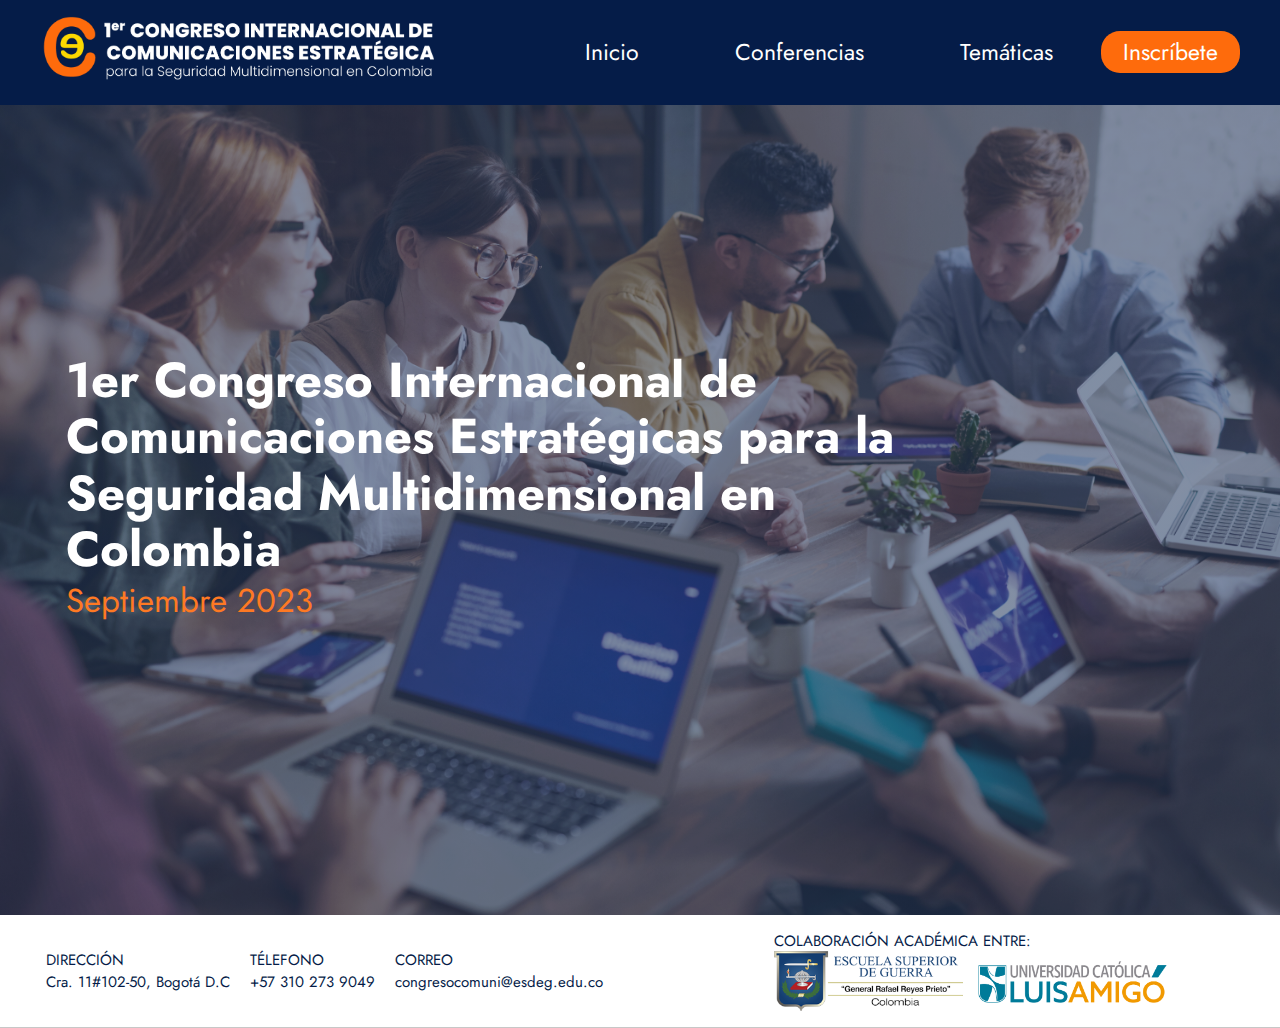
<file: index.html>
<!DOCTYPE html>
<html lang="en">

<head>
    <meta charset="UTF-8">
    <meta http-equiv="X-UA-Compatible" content="IE=edge">
    <meta name="viewport" content="width=device-width, initial-scale=1.0">
    <link rel="preconnect" href="https://fonts.googleapis.com">
    <link rel="preconnect" href="https://fonts.gstatic.com" crossorigin>
    <link href="https://fonts.googleapis.com/css2?family=Jost:ital,wght@0,400;0,800;1,500;1,700;1,800&display=swap" rel="stylesheet">
    <link rel="stylesheet" href="./stylefooter.css">
    <link rel="stylesheet" href="./styleNav.css">
    <link rel="stylesheet" href="./styles.css">
    <title>Document</title>
</head>

<body>
    <nav>
        <div class="navbar-left">
            <div class="img-header">
                <img src="./Imagenes/logo1.png" alt="">
            </div>
        </div>
        <div class="navbar-right ref-header inactive-menu-desktop">
            <a href="./index.html">Inicio</a>
            <a href="./Conferencias/index.html">Conferencias</a>
            <a href="./Tematica/index.html">Temáticas</a>
            <button id="button" onclick="redirectHomeSubscribe()">Inscríbete</button>
        </div>
        <div class="image-menu-mobile inactive">
            <img onclick="(e) =>toggleDesktopMenu(e)" src="./Imagenes/menu.png" alt="">
        </div>
        <div id="menu-mobile" class="desktop-menu inactive">
            <a href="./index.html">Inicio</a>
            <a href="./Conferencias/index.html">Conferencias</a>
            <a href="./Tematica/index.html">Temáticas</a>
            <button onclick="redirectHomeSubscribe()">Inscríbete</button>
        </div>
    </nav>
    <section class="section-home">
        <div class="container-text--home">
            <p>
                1er Congreso Internacional de Comunicaciones Estratégicas para
                la Seguridad Multidimensional en Colombia
            </p>
            <span>Septiembre 2023</span>
        </div>
    </section>

    <footer>
        <div class="foter-container-left">
            <ul>
                <li>
                    <p>DIRECCIÓN</p>
                    <p>Cra. 11#102-50, Bogotá D.C</p>
                </li>
                <li>
                    <p>TÉLEFONO</p>
                    <p>+57 310 273 9049</p>
                </li>
                <li>
                    <p>CORREO</p>
                    <p>congresocomuni@esdeg.edu.co</p>
                </li>
            </ul>
        </div>
        <div class="foter-container-right footer-tablet">
            <p style="font-size: 15px;">COLABORACIÓN ACADÉMICA ENTRE:</p>
            <ul>
                <li class="navbar-shopping-cart--footer">
                    <div class="images-footer">
                        <img src="./Imagenes/logo2.png" alt="" width="189px" height="62px">
                        <img class= "img-footer-2" src="./Imagenes/logo3.png" alt="" width="189px" height="62px" style="margin-right: 94px">
                    </div>
                </li>
            </ul>
        </div>

    </footer>
    <script src="./scriptNav.js"></script>
</body>

</html>
</file>
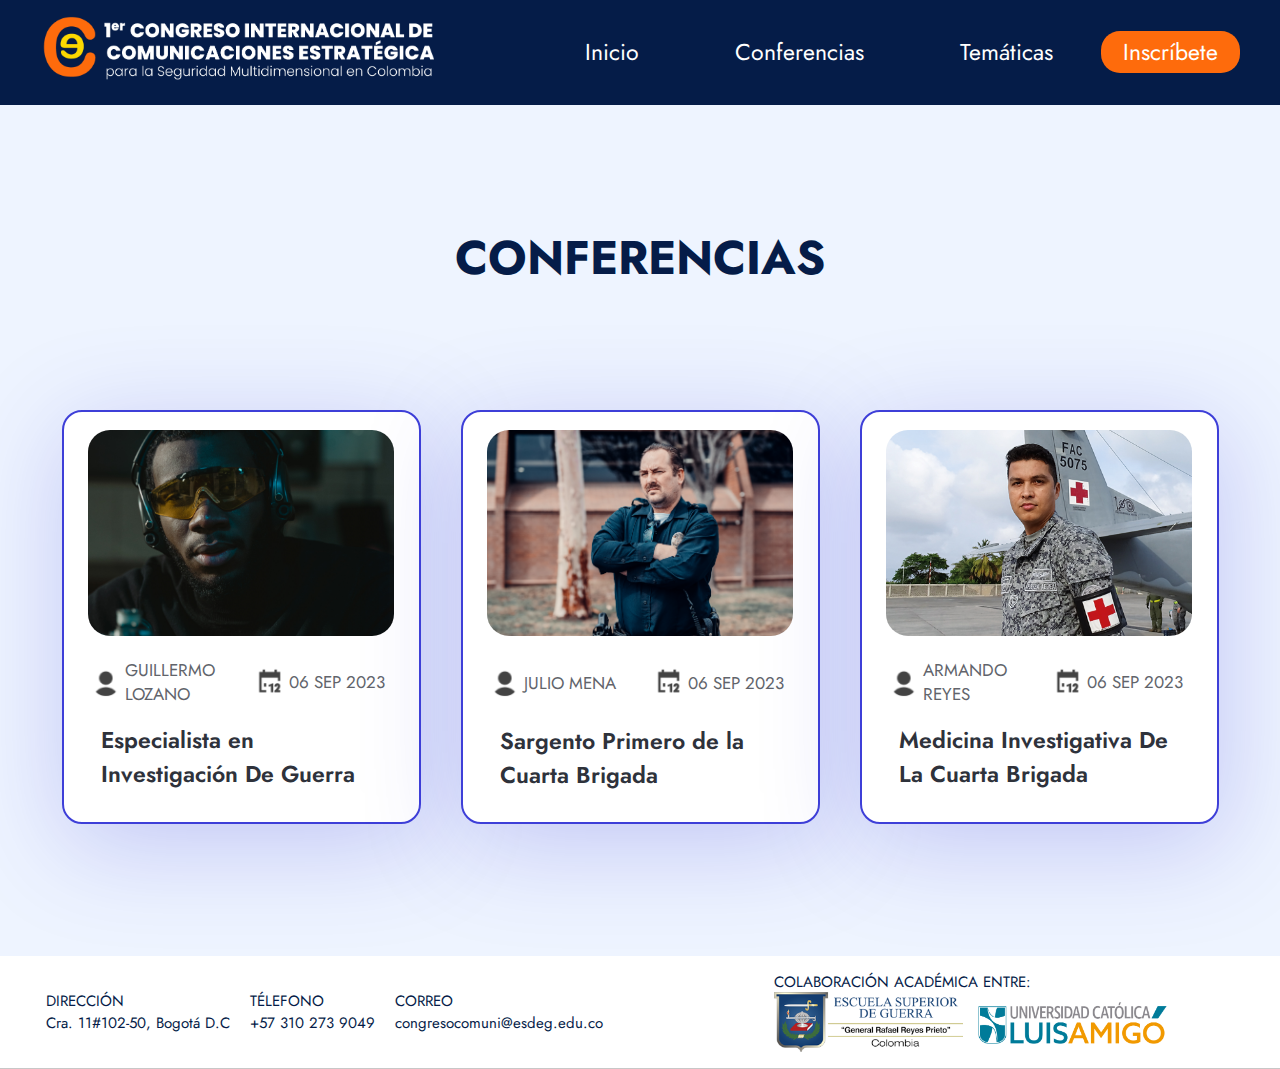
<file: Conferencias/index.html>
<!DOCTYPE html>
<html lang="en">

<head>
    <meta charset="UTF-8">
    <meta http-equiv="X-UA-Compatible" content="IE=edge">
    <meta name="viewport" content="width=device-width, initial-scale=1.0">
    <link rel="preconnect" href="https://fonts.googleapis.com">
    <link rel="preconnect" href="https://fonts.gstatic.com" crossorigin>
    <link href="https://fonts.googleapis.com/css2?family=Jost:ital,wght@0,400;0,800;1,500;1,700;1,800&display=swap"
        rel="stylesheet">
    <link rel="stylesheet" href="../stylefooter.css">
    <link rel="stylesheet" href="../styleNav.css">
    <link rel="stylesheet" href="./styles.css">
    <title>Conferencias</title>
</head>

<body>
    <nav>
        <div class="navbar-left">
            <div class="img-header">
                <img src="../Imagenes/logo1.png" alt="">
            </div>
        </div>
        <div class="navbar-right ref-header inactive-menu-desktop">
            <a href="../index.html">Inicio</a>
            <a href="../Conferencias/index.html">Conferencias</a>
            <a href="../Tematica/index.html">Temáticas</a>
            <button id="button" onclick="redirect()">Inscríbete</button>
        </div>
        <div class="image-menu-mobile inactive">
            <img onclick="(e) =>toggleDesktopMenu(e)" src="../Imagenes/menu.png" alt="">
        </div>
        <div id="menu-mobile" class="desktop-menu inactive">
            <a href="../index.html">Inicio</a>
            <a href="../Conferencias/index.html">Conferencias</a>
            <a href="../Tematica/index.html">Temáticas</a>
            <button onclick="redirect()">Inscríbete</button>
        </div>
    </nav>

    <section class="section-conferencia">
        <h1>CONFERENCIAS</h1>
        <div class="cards-container">
            <div class="card">
                <img class="image-card" src="../Imagenes/conferencia1.jpg" alt="">
                <div class="card-mask">
                    <div>
                        <img src="../Imagenes/Mask Group.png" alt="">
                        <p>GUILLERMO LOZANO</p> 
                    </div>
                    <div>
                        <img src="../Imagenes/2012.png" alt="">
                        <p style="inline-size: 97px;">06 SEP 2023</p>
                    </div>
                </div>
                <p class="p-card--information">Especialista en Investigación De Guerra</p>
            </div>
            <div class="card">
                <img class="image-card" src="../Imagenes/conferencia2.jpg" alt="" width="100px" height="100px">
                <div class="card-mask">
                    <div>
                        <img src="../Imagenes/Mask Group.png" alt="">
                        <p>JULIO MENA</p>
                    </div>
                    <div style="min-height: 59px;">
                        <img src="../Imagenes/2012.png" alt="">
                        <p style="inline-size: 97px;">06 SEP 2023</p>
                    </div>
                </div>
                <p class="p-card--information">Sargento Primero de la Cuarta  Brigada </p>
            </div>
            <div class="card">
                <img class="image-card" src="../Imagenes/conferencia3.jpg" alt="" width="100px" height="100px">
                <div class="card-mask">
                    <div>
                        <img src="../Imagenes/Mask Group.png" alt="">
                        <p>ARMANDO REYES</p>
                    </div>
                    <div>
                        <img src="../Imagenes/2012.png" alt="">
                        <p style="inline-size: 97px;">06 SEP 2023</p>
                    </div>
                </div>
                <p class="p-card--information">Medicina Investigativa De La Cuarta Brigada</p>
            </div>
        </div>


    </section>

    <footer>
        <div class="foter-container-left">
            <ul>
                <li>
                    <p>DIRECCIÓN</p>
                    <p>Cra. 11#102-50, Bogotá D.C</p>
                </li>
                <li>
                    <p>TÉLEFONO</p>
                    <p>+57 310 273 9049</p>
                </li>
                <li>
                    <p>CORREO</p>
                    <p>congresocomuni@esdeg.edu.co</p>
                </li>
            </ul>
        </div>
        <div class="foter-container-right footer-tablet">
            <p style="font-size: 15px;">COLABORACIÓN ACADÉMICA ENTRE:</p>
            <ul>
                <li class="navbar-shopping-cart--footer">
                    <div class="images-footer">
                        <img src="../Imagenes/logo2.png" alt="" width="189px" height="62px">
                        <img  class= "img-footer-2" src="../Imagenes/logo3.png" alt=""  width="189px" height="62px" style="margin-right: 94px">
                    </div>
                </li>
            </ul>
        </div>

    </footer>
    <script src="../scriptNav.js"></script>
</body>

</html>
</file>
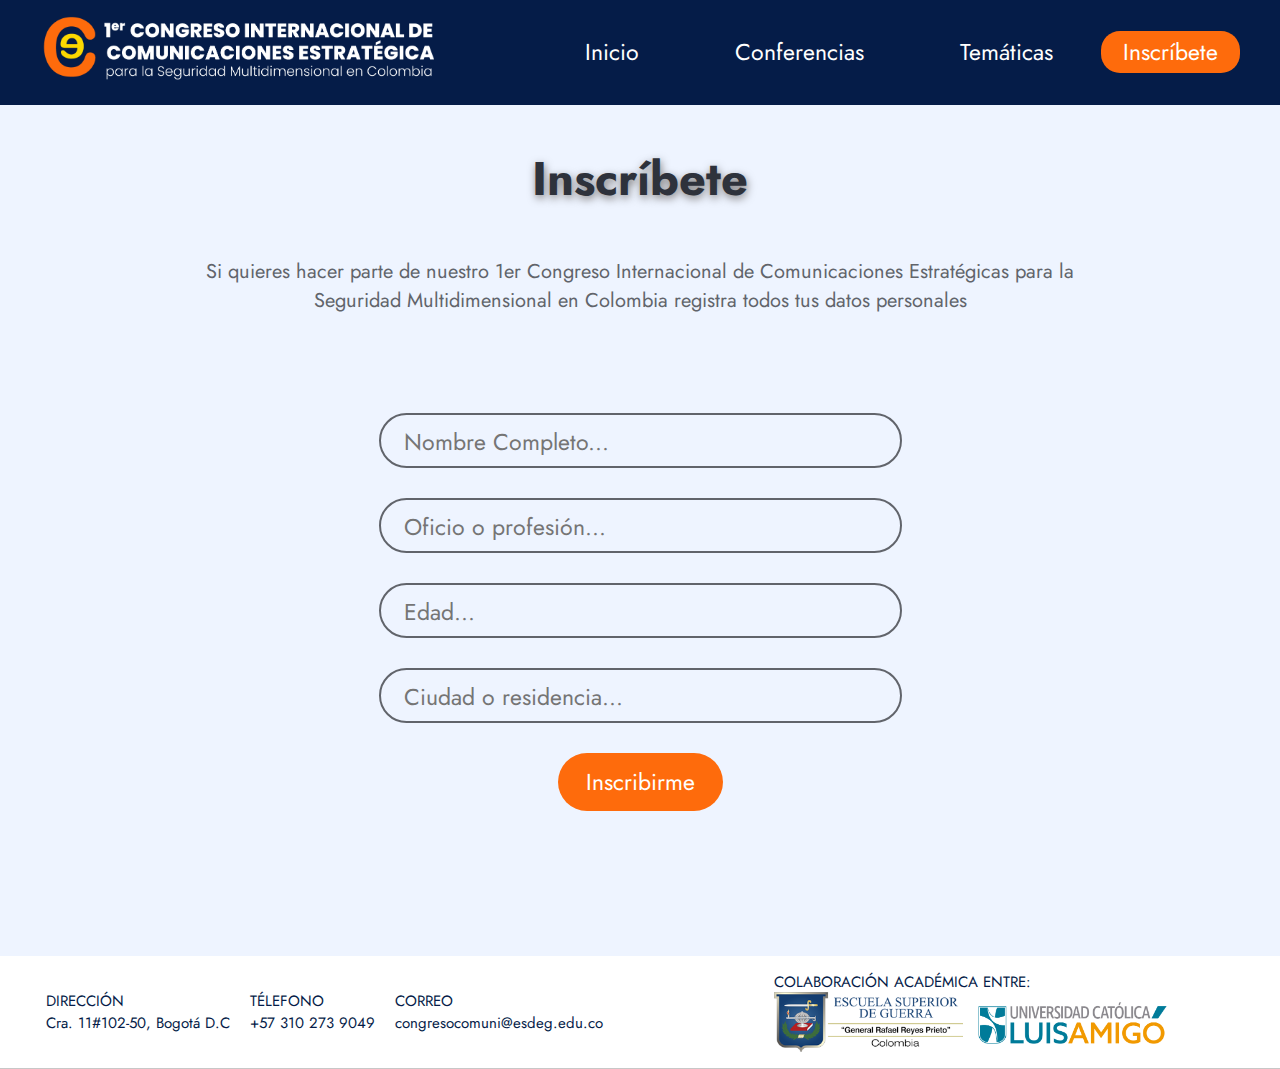
<file: Formulario/index.html>
<!DOCTYPE html>
<html lang="en">

<head>
    <meta charset="UTF-8">
    <meta http-equiv="X-UA-Compatible" content="IE=edge">
    <meta name="viewport" content="width=device-width, initial-scale=1.0">
    <link rel="preconnect" href="https://fonts.googleapis.com">
    <link rel="preconnect" href="https://fonts.gstatic.com" crossorigin>
    <link href="https://fonts.googleapis.com/css2?family=Jost:ital,wght@0,400;0,800;1,500;1,700;1,800&display=swap"
        rel="stylesheet">
    <link rel="stylesheet" href="../stylefooter.css">
    <link rel="stylesheet" href="../styleNav.css">
    <link rel="stylesheet" href="./styles.css">
    <title>Formulario</title>
</head>

<body>
    <nav>
        <div class="navbar-left">
            <div class="img-header">
                <img src="../Imagenes/logo1.png" alt="">
            </div>
        </div>
        <div class="navbar-right ref-header inactive-menu-desktop">
            <a href="../index.html">Inicio</a>
            <a href="../Conferencias/index.html">Conferencias</a>
            <a href="../Tematica/index.html">Temáticas</a>
            <button id="button" onclick="redirect()">Inscríbete</button>
        </div>
        <div class="image-menu-mobile inactive">
            <img onclick="(e) =>toggleDesktopMenu(e)" src="../Imagenes/menu.png" alt="">
        </div>
        <div id="menu-mobile" class="desktop-menu inactive">
            <a href="../index.html">Inicio</a>
            <a href="../Conferencias/index.html">Conferencias</a>
            <a href="../Tematica/index.html">Temáticas</a>
            <button onclick="redirect()">Inscríbete</button>
        </div>
    </nav>

    <section class="section-formulario">
        <div class="div-header--form">
            <h1>Inscríbete</h1>
            <p>
                Si quieres hacer parte de nuestro 1er Congreso Internacional de Comunicaciones Estratégicas para la
                Seguridad Multidimensional en Colombia
                registra todos tus datos personales
            </p>
        </div>
        <form action="" class="form">
            <div class="inputs-form">

                <input type="text" placeholder="Nombre Completo...">
                <input type="text" placeholder="Oficio o profesión...">
                <input type="number" placeholder="Edad...">
                <input type="text" placeholder="Ciudad o residencia...">
            </div>
            <button type="submit" class="submit-form">Inscribirme</button>
        </form>
    </section>

    <footer>
        <div class="foter-container-left">
            <ul>
                <li>
                    <p>DIRECCIÓN</p>
                    <p>Cra. 11#102-50, Bogotá D.C</p>
                </li>
                <li>
                    <p>TÉLEFONO</p>
                    <p>+57 310 273 9049</p>
                </li>
                <li>
                    <p>CORREO</p>
                    <p>congresocomuni@esdeg.edu.co</p>
                </li>
            </ul>
        </div>
        <div class="foter-container-right footer-tablet">
            <p style="font-size: 15px;">COLABORACIÓN ACADÉMICA ENTRE:</p>
            <ul>
                <li class="navbar-shopping-cart--footer">
                    <div class="images-footer">
                        <img src="../Imagenes/logo2.png" alt="" width="189px" height="62px">
                        <img class= "img-footer-2" src="../Imagenes/logo3.png" alt="" width="189px" height="62px" style="margin-right: 94px">
                    </div>
                </li>
            </ul>
        </div>

    </footer>
    <script src="../scriptNav.js"></script>
</body>

</html>
</file>
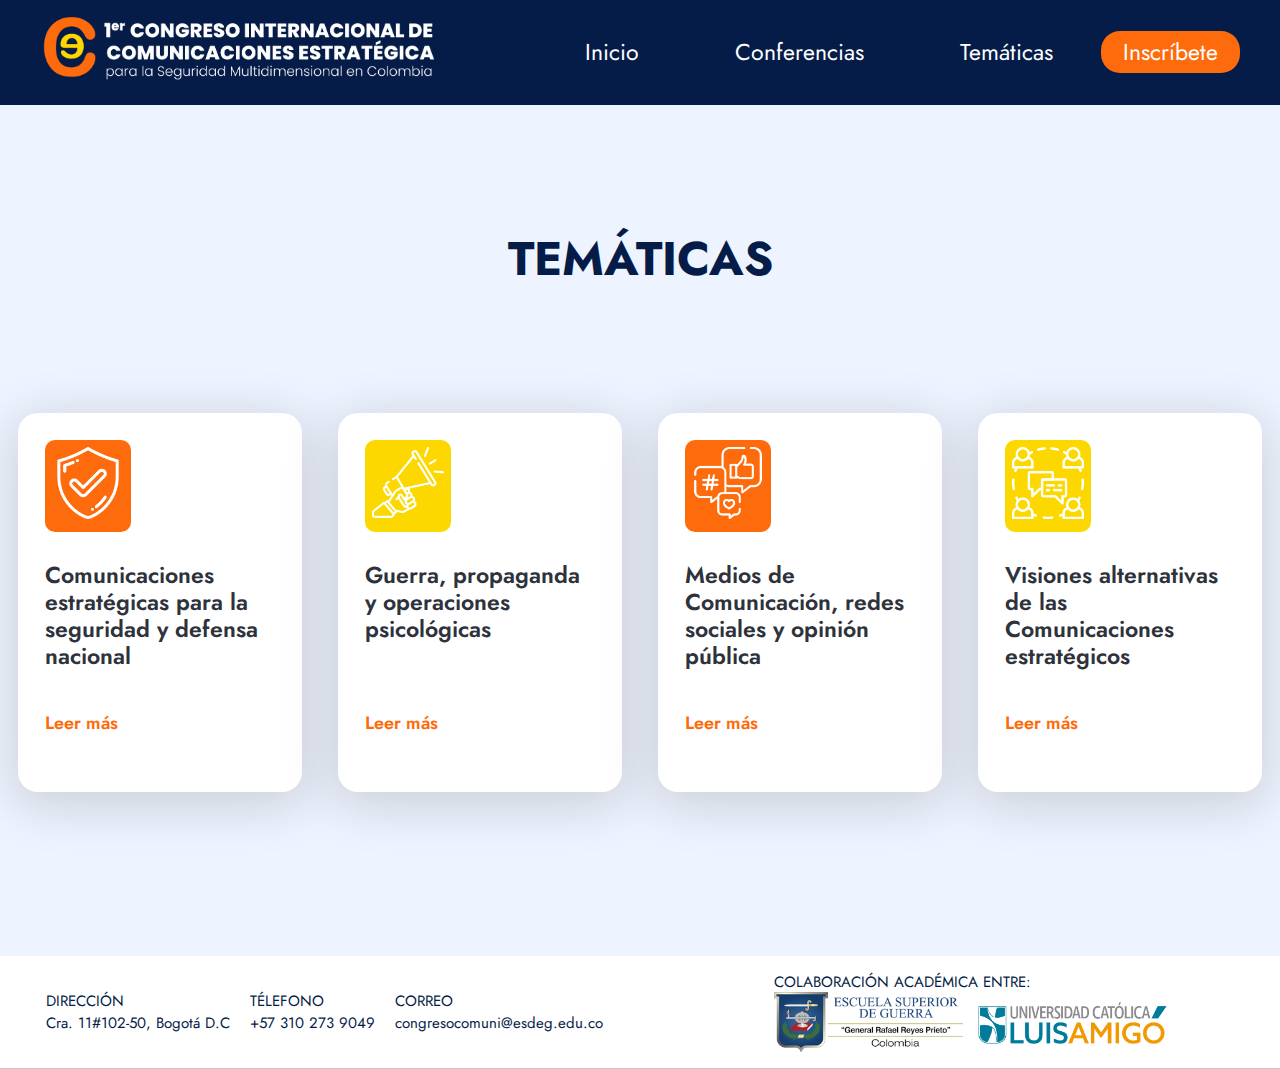
<file: Tematica/index.html>
<!DOCTYPE html>
<html lang="en">

<head>
    <meta charset="UTF-8">
    <meta http-equiv="X-UA-Compatible" content="IE=edge">
    <meta name="viewport" content="width=device-width, initial-scale=1.0">
    <link rel="preconnect" href="https://fonts.googleapis.com">
    <link rel="preconnect" href="https://fonts.gstatic.com" crossorigin>
    <link href="https://fonts.googleapis.com/css2?family=Jost:ital,wght@0,400;0,800;1,500;1,700;1,800&display=swap"
        rel="stylesheet">
    <link rel="stylesheet" href="../stylefooter.css">
    <link rel="stylesheet" href="../styleNav.css">
    <link rel="stylesheet" href="./styles.css">
    <title>Conferencias</title>
</head>

<body>
    <nav>
        <div class="navbar-left">
            <div class="img-header">
                <img src="../Imagenes/logo1.png" alt="">
            </div>
        </div>
        <div class="navbar-right ref-header inactive-menu-desktop">
            <a href="../index.html">Inicio</a>
            <a href="../Conferencias/index.html">Conferencias</a>
            <a href="../Tematica/index.html">Temáticas</a>
            <button id="button" onclick="redirect()">Inscríbete</button>
        </div>
        <div class="image-menu-mobile inactive">
            <img onclick="(e) =>toggleDesktopMenu(e)" src="../Imagenes/menu.png" alt="">
        </div>
        <div id="menu-mobile" class="desktop-menu inactive">
            <a href="../index.html">Inicio</a>
            <a href="../Conferencias/index.html">Conferencias</a>
            <a href="../Tematica/index.html">Temáticas</a>
            <button onclick="redirect()">Inscríbete</button>
        </div>
    </nav>  

    <section class="section-tematicas">
        <h1>TEMÁTICAS</h1>
        <div class="div-cards">
            <div class="cards-container">
                <div class="container-img orange">
                    <img src="../Imagenes/escudo.png" alt="">
                </div>
                <p>Comunicaciones estratégicas para la seguridad y defensa nacional</p>
                <a href="">Leer más</a>
            </div>
            <div class="cards-container">
                <div class="container-img yellow">
                    <img src="../Imagenes/altoparlante.png" alt="">
                </div>
                <p>Guerra, propaganda y operaciones psicológicas</p>
                <a href="">Leer más</a>
            </div>
            <div class="cards-container ">
                <div class="container-img orange">
                    <img src="../Imagenes/medios.png" alt="">
                </div>
                <p>Medios de Comunicación, redes sociales y opinión pública</p>
                <a href="">Leer más</a>
            </div>
            <div class="cards-container ">
                <div class="container-img yellow">
                    <img src="../Imagenes/mensaje.png" alt="">
                </div>
                <p>Visiones alternativas de las Comunicaciones estratégicos</p>
                <a href="">Leer más</a>
            </div>
        </div>
    </section>

    <footer>
        <div class="foter-container-left">
            <ul>
                <li>
                    <p>DIRECCIÓN</p>
                    <p>Cra. 11#102-50, Bogotá D.C</p>
                </li>
                <li>
                    <p>TÉLEFONO</p>
                    <p>+57 310 273 9049</p>
                </li>
                <li>
                    <p>CORREO</p>
                    <p>congresocomuni@esdeg.edu.co</p>
                </li>
            </ul>
        </div>
        <div class="foter-container-right footer-tablet">
            <p style="font-size: 15px;">COLABORACIÓN ACADÉMICA ENTRE:</p>
            <ul>
                <li class="navbar-shopping-cart--footer">
                    <div class="images-footer">
                        <img src="../Imagenes/logo2.png" alt="" width="189px" height="62px">
                        <img class= "img-footer-2" src="../Imagenes/logo3.png" alt="" width="189px" height="62px" style="margin-right: 94px">
                    </div>
                </li>
            </ul>
        </div>

    </footer>
    <script src="../scriptNav.js"></script>
</body>

</html>
</file>
<file: stylefooter.css>
/* footer */
:root {
    --background-color-blue: #051C48;
    --background-color-orange: #FE6B0C;
    --color-font-white: #FFFFFF;
    --font-size-23: 23px;

    --white: #FFFFFF;
    --black: #000000;
    --very-light-pink: #C7C7C7;
    --text-input-field: #F7F7F7;
    --hospital-green: #ACD9B2;
    --sm: 14px;
    --md: 16px;
    --lg: 18px
}

* {
    font-family: 'Jost', sans-serif;
}


footer {
    display: flex;
    background-color: var(--color-font-white);
    justify-content: space-between;
    height: 112px;
    padding: 0 24px;
    color: var(--background-color-blue);
    border-bottom: 1px solid var(--very-light-pink);
    align-items: center;
}

.foter-container-right {
    display: flex;
    flex-direction: column;
    width: 482px;
    align-items: flex-start;
}

.foter-container-right ul {
    list-style: none;
    padding: 0;
    margin: 0;
    display: flex;
    align-items: center;
    height: 60px
}

.foter-container-right ul li a {
    text-decoration: none;
    color: var(--very-light-pink);
    border: 1px solid var(--white);
    padding: 8px;
    border-radius: 8px
}

.foter-container-right ul li a:hover {
    border: 1px solid var(--hospital-green);
    color: var(--hospital-green)
}

.navbar-shopping-cart--footer div {
    display: flex;
    justify-content: center;
    align-items: center;
    flex-direction: row;
    margin: 5px 0;
}

.foter-container-left ul {
    list-style: none;
    padding: 0;
    margin: 0;
    display: flex;
    align-items: center;
    height: 60px
}

.foter-container-left {
    display: flex
}

.foter-container-left ul {
    margin-left: 12px
}

.foter-container-left ul li {
    margin: 0 10px
}

.foter-container-left ul li p {
    font-size: 15px;
}

.images-footer img {
    margin-right: 15px;
}
.img-footer-2{
    /* max-width: 165px; */
    /* width: 100%; */
    height: auto;
}

@media(max-width:1173px) {
    footer{
    justify-content: center;
    }
    .footer-tablet {
        display: flex;
    }

    .foter-container-left {
        display: none !important;
    }
}

@media(max-width:513px) {
    footer {
        display: none;
    }
}
</file>
<file: styleNav.css>
:root {
    --background-color-blue: #051C48;
    --background-color-orange: #FE6B0C;
    --color-font-white: #FFFFFF;
    --font-size-23: 23px;

    --white: #FFFFFF;
    --black: #000000;
    --very-light-pink: #C7C7C7;
    --text-input-field: #F7F7F7;
    --hospital-green: #ACD9B2;
    --sm: 14px;
    --md: 16px;
    --lg: 18px
}

* {
    margin: 0;
    font-family: 'Jost', sans-serif;
}

.inactive {
    display: none
}

nav {
    display: flex;
    justify-content: space-between;
    padding: 6px 40px;
    background-color: var(--background-color-blue);
    align-items: center;
}

.img-header img {
    width: 100%;
    height: 100%;
    max-width: 402px;
    max-height: 87px;
}

.ref-header {
    display: flex;
    align-items: center;
}

.ref-header button {
    background-color: var(--background-color-orange);
    color: var(--color-font-white);
    border-radius: 19px;
    border: 0;
    font-size: var(--font-size-23);
    padding: 4px 22px;
    cursor: pointer;
}

.ref-header a {
    color: var(--color-font-white);
    font-size: var(--font-size-23);
    margin: 0 48px;
    justify-content: center;
    display: flex;
    text-decoration: none;
}



.menu {
    display: none
}

.logo {
    width: 100px
}

.navbar-left ul,
.navbar-right ul {
    list-style: none;
    padding: 0;
    margin: 0;
    display: flex;
    align-items: center;
    height: 60px
}

.navbar-left {
    display: flex
}

.navbar-left ul {
    margin-left: 12px
}

.navbar-left ul li a,
.navbar-right ul li a {
    text-decoration: none;
    color: var(--very-light-pink);
    border: 1px solid var(--white);
    padding: 8px;
    border-radius: 8px
}

.navbar-left ul li a:hover,
.navbar-right ul li a:hover {
    border: 1px solid var(--hospital-green);
    color: var(--hospital-green)
}


.navbar-email {
    color: var(--very-light-pink);
    cursor: pointer;
    font-size: var(--sm);
    margin-right: 12px
}

.navbar-shopping-cart {
    position: relative
}

.navbar-shopping-cart div {
    width: 16px;
    height: 16px;
    background-color: var(--hospital-green);
    border-radius: 50%;
    font-size: var(--sm);
    font-weight: 700;
    position: absolute;
    top: -6px;
    right: -3px;
    display: flex;
    justify-content: center;
    align-items: center
}

.desktop-menu {
    position: absolute;
    top: 73px;
    right: 47px;
    background-color: var(--color-font-white);
    width: 106px;
    height: auto;
    border-radius: 6px;
    padding: 20px 20px;
    z-index: 1;
    display: flex;
    flex-direction: column;
}
.desktop-menu a{
   margin-bottom: 10px;
   font-size: 21px;
   text-decoration: none;
   color: #000000
}
.desktop-menu button{
    background-color: var(--background-color-orange);
    color: var(--color-font-white);
    border-radius: 19px;
    border: 0;
    display: flex;
    font-size: 16px;
    padding: 4px 22px;
    width: 100%;
    justify-content: center;
}


.mobile-menu {
    background-color: var(--white);
    position: absolute;
    top: 60px;
    left: 0;
    width: 100%;
    padding: 24px
}

.mobile-menu a {
    text-decoration: none;
    color: var(--black);
    font-weight: 700
}

.mobile-menu ul {
    padding: 0;
    margin: 24px 0 0;
    list-style: none
}

.mobile-menu ul:nth-child(1) {
    border-bottom: 1px solid var(--very-light-pink)
}

.mobile-menu ul li {
    margin-bottom: 24px
}

.email {
    font-size: var(--sm);
    font-weight: 300 !important
}

.sign-out {
    font-size: var(--sm);
    color: var(--hospital-green) !important
}

aside {
    background-color: var(--white);
    width: 360px;
    box-sizing: border-box;
    position: absolute;
    right: 0
}



.title {
    font-size: var(--lg);
    font-weight: 700
}



@media(max-width:640px) {


    .navbar-left ul {
        display: none
    }

    .navbar-email {
        display: none
    }
    aside {
        width: 100%
    }

    .cards-container {
        grid-template-columns: repeat(auto-fill, 140px)
    }

    .product-card {
        width: 140px
    }

    .product-card img {
        width: 140px;
        height: 140px
    }
}

@media(max-width:610px) {
    .img-header img {
        width: 100%;
        height: 100%;
        margin-left: -27px;
    }
    .image-menu-mobile {
        height: 39px;
    }
    .desktop-menu {
        top: 55px;
        right: 42px;

    }
}

@media(max-width:450px) {
    .desktop-menu {
        top: 50px;
        right: 42px;
    }
}

@media(min-width:641px) {
    .mobile-menu {
        display: none
    }
}

@media(max-width:1162px) {
    .inactive-menu-desktop {
        display: none;
    }

    .image-menu-mobile {
        display: flex !important;
    }

}

.image-menu-mobile {
    justify-content: center;
    align-items: stretch;
    height: 50px;
    color: var(--color-font-white);
}
</file>
<file: styles.css>
:root {
    --background-color-blue: #051C48;
    --background-color-orange: #FE6B0C;
    --color-font-white: #FFFFFF;
    --font-size-23: 23px;

    --white: #FFFFFF;
    --black: #000000;
    --very-light-pink: #C7C7C7;
    --text-input-field: #F7F7F7;
    --hospital-green: #ACD9B2;
    --sm: 14px;
    --md: 16px;
    --lg: 18px
}

* {
    margin: 0;
    font-family: 'Jost', sans-serif;
}

.inactive {
    display: none
}

.section-home {
    min-height: 90vh;
    background: linear-gradient(rgb(5 28 72 / 55%), rgb(5 28 72 / 55%)), url(./Imagenes/reunion.jpg) no-repeat;
    background-size: cover;
    opacity: 0.9;
}

.container-text--home {
    position: ABSOLUTE;
    z-index: 2;
    left: 66px;
    top: 352px;
}

@media (max-width: 1130px) {
    .container-text--home p {
        font-size: 2.313rem !important;
        inline-size: 39rem !important;
    }
    .container-text--home span {
        font-size: 30px;

    }
    
}

.container-text--home p {
    font-size: 49px;
    color: var(--color-font-white);
    inline-size: 832px;
    overflow-wrap: break-word;
    font-weight: bold;
    line-height: 115.5%;
}

.container-text--home span {
    font-size: 33px;
    font-weight: 400;
    color: var(--background-color-orange);
}

@media(max-width:795px) {
    .container-text--home p {
        font-size: 2rem !important;
        inline-size: 34rem !important;
    }
}


@media(max-width:610px) {
    .container-text--home p {
        font-size: 2rem !important;
        inline-size: 22rem !important;
    }

    .container-text--home span {
        font-size: 22px;
    }
    .container-text--home {
        top: 285px;
    }
}
@media(max-width:513px) {
    .section-home {
        min-height: 94vh;
    }
}
@media(max-width:482px) {
    .container-text--home p {
        font-size: 1rem ;
        inline-size: 17rem;
    }
    .container-text--home {
        left: 41px;
        top: 290px;
    }
}
@media(max-width:441px) {
    .section-home {
        min-height: 92vh;
    }
    .container-text--home p {
        font-size: 1rem ;
        inline-size: 12rem ;
    }
    .container-text--home {
        left: 15px;
    }
}
@media(max-height:673px) {
    .container-text--home {
        top: 273px; 
    }
}
</file>
<file: Conferencias/styles.css>
:root {
    --background-color-blue: #051C48;
    --background-color-orange: #FE6B0C;
    --color-font-white: #FFFFFF;
    --font-size-23: 23px;
    --font-primary: #2E323B;

    --white: #FFFFFF;
    --black: #000000;
    --very-light-pink: #C7C7C7;
    --text-input-field: #F7F7F7;
    --hospital-green: #ACD9B2;
    --sm: 14px;
    --md: 16px;
    --lg: 18px
}

* {
    margin: 0;
    font-family: 'Jost', sans-serif;
}

.inactive {
    display: none
}

.section-conferencia {
    display: grid;
    justify-items: center;
    align-items: center;
    background: #EEF4FF;
    
    height: 100%;
    min-height: 851px;

}

.section-conferencia h1 {
    color: var(--background-color-blue);
    font-size: 47px;
    font-weight: 700;
    margin: 83px 0 27px 0;
}

.cards-container {
    display: flex;
    align-items: center;
    flex-direction: row;
        display: flex;
    align-items: center;
    flex-direction: row;
    width: 100%;
    justify-content: center;
}

.card {
    display: flex;
    flex-direction: column;
    align-items: center;
    padding: 12px;
    min-height: 386px;
    margin: 20px;
    min-width: 331px;
    background-color: var(--color-font-white);
    margin-bottom: 96px;

    border: 2px solid #3E3FD8;
    box-shadow: 4px 20px 100px rgba(62, 63, 216, 0.25);
    border-radius: 20px;

}

.image-card {
    object-fit: cover;
    border-radius: 22px;
    max-width: 306px;
    max-height: 206px;
    width: 100%;
    height: auto;
    margin-bottom: 17px;
    margin-top: 6px;
}

.card-mask {
    display: flex;
}

.card-mask p {
    font-size: 17px;
    color: #61646B;
    margin: 5px;
    inline-size: 125px;
    font-weight: 400;
}

.card-mask img {
    max-width: 29px;
    max-height: 29px;
}

.card-mask div {
    display: flex;
    align-items: center;
    flex-direction: row;
}

.p-card--information {
    font-size: var(--font-size-23);
    color: var(--font-primary);
    margin-top: 12px;
    inline-size: 281px;
    font-weight: 600;
    text-align: left;
}

@media(max-width:1200px) {
    .card {
        min-width: 310px;
        margin: 20px 20px 96px 0;
    }

}

@media(max-width:1091px) {
    .card {
        min-width: 300px;
        margin: 20px 9px 96px 0;
    }

}
@media(max-width:1028px) {
    .p-card--information {
        inline-size: 235px;
    }
    .card-mask p {
        inline-size: 112px;
    }
    .image-card {
        max-width: 287px;
        max-height: 194px;
    }
    .card {
        min-width: 287px;
    }
    
}
@media(max-width:987px) {
    .section-conferencia h1 {
        font-size: 38px;
    }
    .cards-container {
        flex-direction: column;
    }
}
</file>
<file: Formulario/styles.css>
:root {
    --background-color-blue: #051C48;
    --background-color-orange: #FE6B0C;
    --color-font-white: #FFFFFF;
    --font-size-23: 23px;
    --font-primary: #2E323B;

    --white: #FFFFFF;
    --black: #000000;
    --very-light-pink: #C7C7C7;
    --text-input-field: #F7F7F7;
    --hospital-green: #ACD9B2;
    --sm: 14px;
    --md: 16px;
    --lg: 18px
}

* {
    margin: 0;
    font-family: 'Jost', sans-serif;
}

.inactive {
    display: none
}

.section-formulario {
    display: grid;
    flex-direction: column;
    justify-items: center;
    background: #EEF4FF;
    height: 100%;
    min-height: 851px;
}

.div-header--form {
    display: grid;
    inline-size: 900px;
    justify-items: center;
    margin: 40px;
}

.div-header--form h1 {
    font-size: 47px;
    font-weight: 700;
    color: var(--font-primary);
    text-shadow: 1px 3px 8px #7f7d7d;
}

.div-header--form p {
    color: #61646B;
    font-size: 20px;
    text-align: center;

}

.inputs-form {
    display: flex;
    flex-direction: column;
    justify-content: center;
    align-items: center;
}

.inputs-form input {
    background-color: transparent;
    border-radius: 50px;
    width: 100%;
    min-width: 439px;
    border: 2px solid #61646B;
    margin: 15px;
    padding: 10px 0 7px 23px;
    font-size: 23px;
}
.form{
    display: flex;
    align-items: center;
    flex-direction: column;
}

.submit-form {
    background-color: var(--background-color-orange);
    color: var(--color-font-white);
    border-radius: 50px;
    width: 100%;
    max-width: 165px;
    border: 0;
    font-size: var(--font-size-23);
    padding: 12px 29px;
    margin: 15px 0 57px 0;
    cursor: pointer;
    display: flex;
    align-items: center;
    justify-content: center;
    max-height: 64px;
}

@media(max-width:956px) {
    .div-header--form {
        inline-size: 654px;
    }
}

@media(max-width:690px) {
    .div-header--form {
        inline-size: 654px;
    }

    .div-header--form {
        inline-size: 430px;
        margin: 40px 22px;
    }

    .inputs-form input {
        min-width: 305px;
        padding: 10px 0 7px 23px;
        font-size: 20px;
    }

    .submit-form {
        padding: 7px 17px;
        max-width: 149px;
    }
}

@media(max-width:465px) {
    .div-header--form {
        inline-size: 330px;
    
    }
    .inputs-form input {
        min-width: 239px;
    }
    .submit-form {
        max-width: 123px;
        height: 43px;
        font-size: 20px;
    }

}
</file>
<file: Tematica/styles.css>
:root {
    --background-color-blue: #051C48;
    --background-color-orange: #FE6B0C;
    --color-font-white: #FFFFFF;
    --font-size-23: 23px;
    --font-primary: #2E323B;

    --white: #FFFFFF;
    --black: #000000;
    --very-light-pink: #C7C7C7;
    --text-input-field: #F7F7F7;
    --hospital-green: #ACD9B2;
    --sm: 14px;
    --md: 16px;
    --lg: 18px
}

* {
    margin: 0;
    font-family: 'Jost', sans-serif;
}

.inactive {
    display: none
}

.section-tematicas {
    display: grid;
    justify-items: center;
    align-items: center;
    background: #EEF4FF;
    height: 100%;
    min-height: 851px;
}

.section-tematicas h1 {
    color: var(--background-color-blue);
    font-size: 47px;
    font-weight: 700;
    margin: 83px 0 27px 0;
}

.div-cards {
    display: flex;
    flex-direction: row;
    align-items: center;
    justify-content: center;
}

.cards-container {
    background-color: var(--color-font-white);
    height: 325px;
    width: 100%;
    max-width: 325px;
    border: 1px;
    box-shadow: 0px 9.99357px 49.9679px 4.99679px rgb(0 0 0 / 15%);
    padding: 27px;
    border-radius: 20px;
    margin: 18px;
    margin-bottom: 126px;
}

.orange {
    background-color: var(--background-color-orange);
}

.yellow {
    background-color: #FCD800;
}

.container-img {
    width: min-content;
    border-radius: 10px;
    padding: 7px;
    margin-bottom: 30px;
}

.container-img img {
    width: 72px;
    height: 72px;
}

.cards-container p {
    font-weight: 600;
    font-size: var(--font-size-23);
    line-height: 117.5%;
    color: var(--font-primary);
    margin-bottom: 38px;
    max-width: 230px;
    min-height: 110px;
}

.cards-container a {
    font-weight: 600;
    font-size: 18px;
    line-height: 26px;
    color: var(--background-color-orange);
    text-decoration: none;
}

@media(max-width:1015px) {
    .div-cards {
        flex-direction: column;
    }
    
}
</file>
